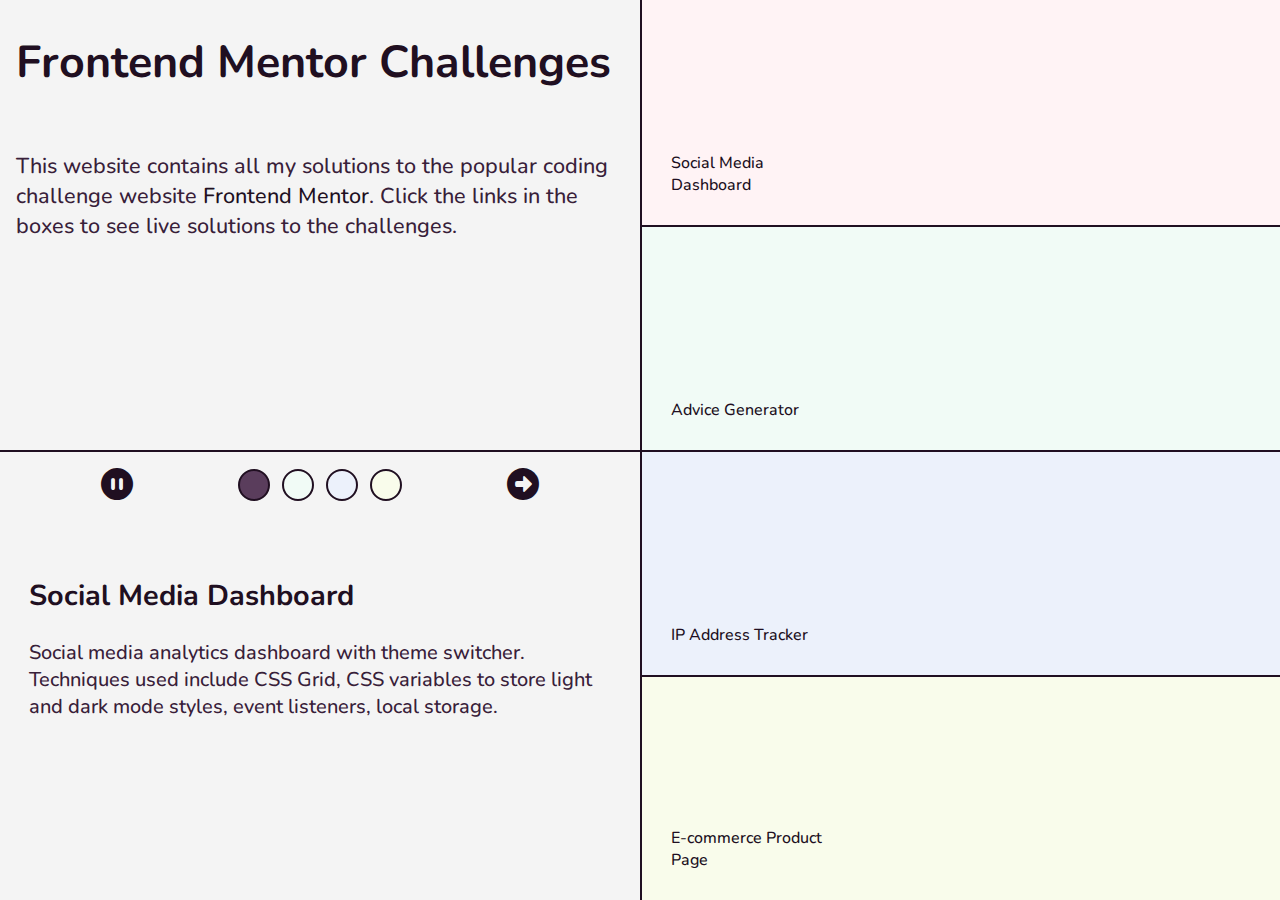
<file: index.html>
<!DOCTYPE html>
<html lang="en">
<head>
  <meta charset="UTF-8">
  <meta http-equiv="X-UA-Compatible" content="IE=edge">
  <meta name="viewport" content="width=device-width, initial-scale=1.0">
  <link rel="icon" type="image/x-icon" href="images/favicon-32x32.png">
  <link rel="stylesheet" href="style.css">
  <link rel="stylesheet" href="https://cdnjs.cloudflare.com/ajax/libs/font-awesome/6.1.1/css/all.min.css"/>
  <title>Frontend Mentor Challenges</title>
</head>
<body>
  <div class="container">

    <main class="dash">
      <section class="intro">
        <article>
          <h1>Frontend Mentor Challenges</h1>
          <p>
            This website contains all my solutions to the popular coding challenge website <a href="https://www.frontendmentor.io/profile/edwadewards" target="_blank" title="my frontend mentor profile">Frontend Mentor</a>. Click the links in the boxes to see live solutions to the challenges.
          </p>
        </article>
      </section>
      <section class="slide-body">
        <div class="pagination">
          <span class="play-pause slide-btn">
            <i class="fa-solid fa-circle-pause"></i>
          </span>
          <div class="pagination-markers">
            <div class="marker util-social-bg"></div>
            <div class="marker util-advice-bg"></div>
            <div class="marker util-ip-bg"></div>
            <div class="marker util-ecomm-bg"></div>
          </div>
          <span class="next-slide slide-btn">
            <i class="fa-solid fa-circle-right"></i>
          </span>
        </div>
        <div class="slide-container">
          <div class="slide slide-challenge">
            <h2>Social Media Dashboard</h2>
            <p>
              Social media analytics dashboard with theme switcher. Techniques used include CSS Grid, CSS variables to store light and dark mode styles, event listeners, local storage.
            </p>
          </div>
          <div class="slide slide-challenge">
            <h2>Advice Generator</h2>
            <p>
              Advice generator API app. Click the dice to generate a new piece of advice. Techniques used include AJAX and DOM manipulation.
            </p>
          </div>
          <div class="slide slide-challenge">
            <h2>IP Address Tracker</h2>
            <p>
              IP address tracker combining Geolocation API and map generator API - LeafletJS. Techniques used include fetch, event listeners, DOM manipulation.
            </p>
          </div>
          <div class="slide slide-challenge">
            <h2>E-commerce Product Page</h2>
            <p>
              Lorem ipsum dolor sit amet, consectetur adipiscing elit. Mauris vulputate enim eget elit efficitur faucibus. Cras vel turpis quis dolor posuere sodales id eu leo. Ut.
            </p>
          </div>
        </div>
      </section>
    </main>
  
    <section class="challenge-container">
      <div class="challenge util-social-bg">
        <a href="social-media_dashboard/dashboard.html" target="_blank">Social Media Dashboard</a>
        <div class="zoom social-media-dash" onmousemove="zoom(event)">
        </div>
      </div>
      <div class="challenge util-advice-bg">
        <a href="advice-generator/advice-generator.html" target="_blank">Advice Generator</a>
        <div class="zoom advice-generator" onmousemove="zoom(event)">
        </div>
      </div>
      <div class="challenge util-ip-bg">
        <a href="ip-tracker/ip-tracker.html" target="_blank">IP Address Tracker</a>
        <div class="zoom ip-tracker" onmousemove="zoom(event)">
        </div>
      </div>
      <div class="challenge util-ecomm-bg">
        <a href="e-commerce/e-commerce.html" target="_blank">E-commerce Product Page</a>
        <div class="zoom e-commerce" onmousemove="zoom(event)">
        </div>
      </div>
    </section>

  </div>
  
  <script src="main.js"></script>
</body>
</html>
</file>
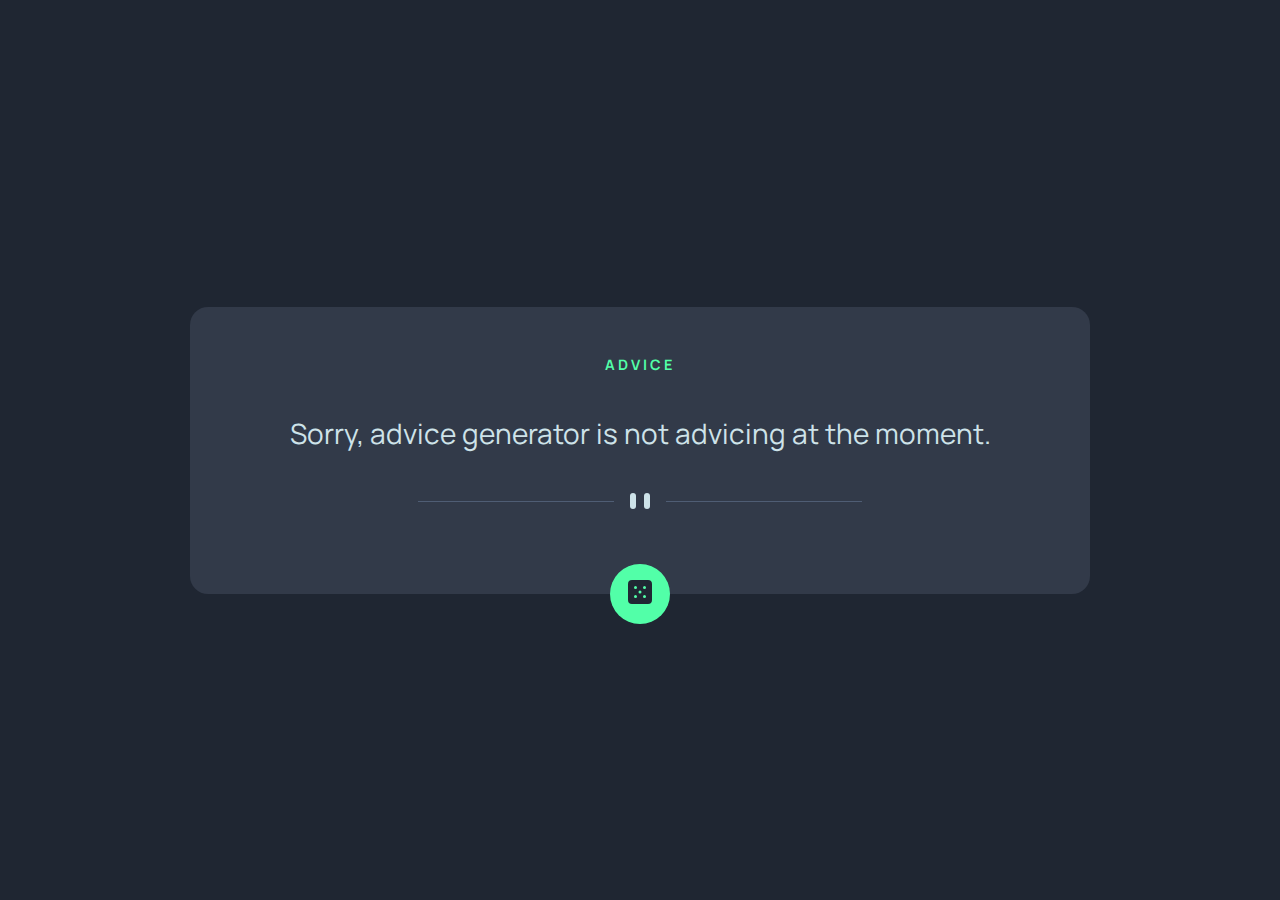
<file: advice-generator/advice-generator.html>
<!DOCTYPE html>
<html lang="en">
<head>
  <meta charset="UTF-8">
  <meta http-equiv="X-UA-Compatible" content="IE=edge">
  <meta name="viewport" content="width=device-width, initial-scale=1.0">
  <link rel="shortcut icon" href="../images/frontend-mentor.webp" type="image/x-icon">
  <link rel="stylesheet" href="advice-generator.css">
  <title>Challenge | Advice Generator App</title>
</head>
<body>
  <main class="card">
    <h1>Advice <span class="counter"></span></h1>
    <p class="advice">
       
    </p>
    <picture>
      <source media="(max-width: 545px)" srcset="images/pattern-divider-mobile.svg">
      <img src="images/pattern-divider-desktop.svg" alt="horizontal line">
    </picture>
    <button class="btn">
      <img src="images/icon-dice.svg" alt="dice">
    </button>
  </main>

  <script src="advice-generator.js"></script>
</body>
</html>
</file>
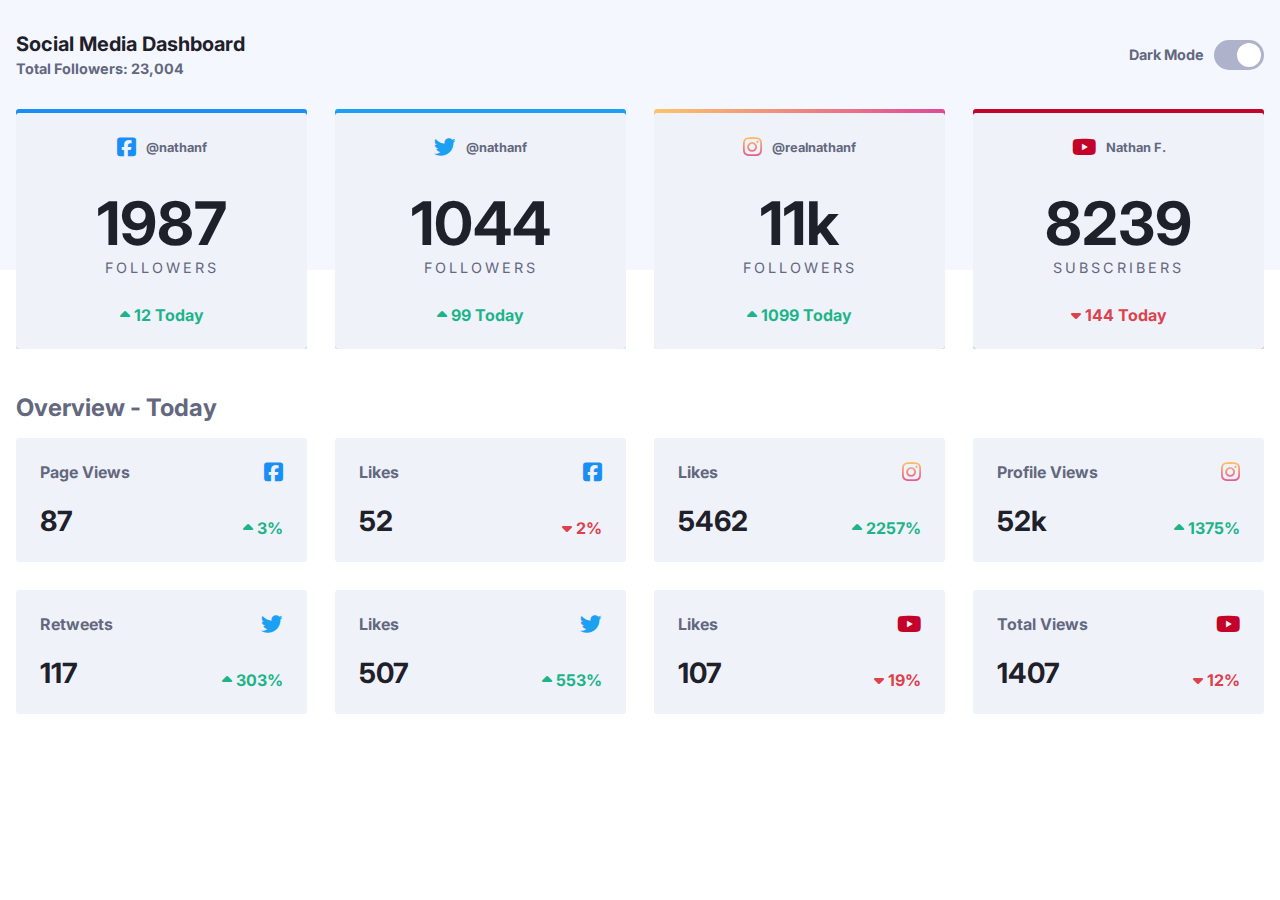
<file: social-media_dashboard/dashboard.html>
<!DOCTYPE html>
<html lang="en">
<head>
  <meta charset="UTF-8">
  <meta http-equiv="X-UA-Compatible" content="IE=edge">
  <meta name="viewport" content="width=device-width, initial-scale=1.0">
  <!-- Favicon -->
  <link rel="icon" type="image/x-icon" href="images/frontend-mentor.webp">
  <!-- Fonts -->
  <link href="https://fonts.googleapis.com/css2?family=Inter:wght@400;700&display=swap" rel="stylesheet">
  <!-- Icons -->
  <link rel="stylesheet" href="https://cdnjs.cloudflare.com/ajax/libs/font-awesome/6.1.1/css/all.min.css" />
  <!-- CSS -->
  <link rel="stylesheet" href="dashboard.css">
  <title>Challenge | Social Media Dashboard</title>
</head>
<body>
  <div class="container">
    <header>
      <div class="intro">
        <h1>Social Media Dashboard</h1>
        <p>Total Followers: 23,004</p>
      </div>
      <div class="toggle-box">
        <span>Dark Mode</span>
        <div class="toggler">
          <input type="checkbox" name="toggler" id="checkbox" class="checkbox">
          <div class="toggle"></div>
        </div>  
      </div>
    </header>
    <section class="totals">
      <div class="facebook border-top">
        <div class="totals-box">
          <span class="username">
            <i class="fa-brands fa-facebook-square"></i> 
            @nathanf
          </span>
          <h3>1987</h3>
          <p>Followers</p>
          <span class="analytics-up">
            <i class="fa-solid fa-caret-up"></i> 12 Today
          </span>
        </div>
      </div>

      <div class="twitter border-top">
        <div class="totals-box">
          <span class="username">
            <i class="fa-brands fa-twitter"></i> 
            @nathanf
          </span>
          <h3>1044</h3>
          <p>Followers</p>
          <span class="analytics-up">
            <i class="fa-solid fa-caret-up"></i> 99 Today
          </span>
        </div>
      </div>

      <div class="instagram border-top">
        <div class="totals-box">
          <span class="username">
            <i class="fa-brands fa-instagram"></i> 
            @realnathanf
          </span>
          <h3>11k</h3>
          <p>Followers</p>
          <span class="analytics-up">
            <i class="fa-solid fa-caret-up"></i> 1099 Today
          </span>
        </div>
      </div>

      <div class="youtube border-top">
        <div class="totals-box">
          <span class="username">
            <i class="fa-brands fa-youtube"></i> 
            Nathan F.
          </span>
          <h3>8239</h3>
          <p>Subscribers</p>
          <span class="analytics-down">
            <i class="fa-solid fa-caret-down"></i> 144 Today
          </span>
        </div>
      </div>
    </section>

    <section class="overview">
      <h2>Overview - Today</h2>
      <div class="overview-container">
        <div class="overview-box">
          <span>Page Views</span>
          <span>
            <i class="fa-brands fa-facebook-square"></i>
          </span>
          <span class="view-number">87</span>
          <span class="analytics-up">
            <i class="fa-solid fa-caret-up"></i> 
            3%
          </span>
        </div>
        <div class="overview-box">
          <span>Likes</span>
          <span>
            <i class="fa-brands fa-facebook-square"></i>
          </span>
          <span class="view-number">52</span>
          <span class="analytics-down">
            <i class="fa-solid fa-caret-down"></i> 
            2%
          </span>
        </div>
        <div class="overview-box">
          <span>Likes</span>
          <span>
            <i class="fa-brands fa-instagram"></i>
          </span>
          <span class="view-number">5462</span>
          <span class="analytics-up">
            <i class="fa-solid fa-caret-up"></i> 
            2257%
          </span>
        </div>
        <div class="overview-box">
          <span>Profile Views</span>
          <span>
            <i class="fa-brands fa-instagram"></i>
          </span>
          <span class="view-number">52k</span>
          <span class="analytics-up">
            <i class="fa-solid fa-caret-up"></i> 
            1375%
          </span>
        </div>
        <div class="overview-box">
          <span>Retweets</span>
          <span>
            <i class="fa-brands fa-twitter"></i>
          </span>
          <span class="view-number">117</span>
          <span class="analytics-up">
            <i class="fa-solid fa-caret-up"></i> 
            303%
          </span>
        </div>
        <div class="overview-box">
          <span>Likes</span>
          <span>
            <i class="fa-brands fa-twitter"></i>
          </span>
          <span class="view-number">507</span>
          <span class="analytics-up">
            <i class="fa-solid fa-caret-up"></i> 
            553%
          </span>
        </div>
        <div class="overview-box">
          <span>Likes</span>
          <span>
            <i class="fa-brands fa-youtube"></i>
          </span>
          <span class="view-number">107</span>
          <span class="analytics-down">
            <i class="fa-solid fa-caret-down"></i> 
            19%
          </span>
        </div>
        <div class="overview-box">
          <span>Total Views</span>
          <span>
            <i class="fa-brands fa-youtube"></i>
          </span>
          <span class="view-number">1407</span>
          <span class="analytics-down">
            <i class="fa-solid fa-caret-down"></i> 
            12%
          </span>
        </div>
      </div>
    </section>
  </div>
  
  <script src="dashboard.js"></script>
</body>
</html>
</file>
<file: style.css>
@import url('https://fonts.googleapis.com/css2?family=Nunito:wght@300;400;500&display=swap');

:root {
  --header-color: #200F21;
  --text-color: #382039;
  --accent-color: #5A3D5C;
  --border: 2px solid #200F21;
}

* {
  margin: 0;
  padding: 0;
  box-sizing: border-box;
}

html {
  font-family: 'Nunito', sans-serif;
  font-weight: 500;
}

body {
  background-color: #F6F6EB;
}

.container {
  overflow-x: hidden;
}

a {
  text-decoration: none;
}

a:focus, a:hover {
  color: var(--accent-color);
  text-decoration: line-through;
}

h1, h2, a, i {
  color: var(--header-color);
}

h1 {
  font-size: clamp(1.2rem, 1.2rem + 2vw, 3.45rem);
}

h2 {
  font-size: clamp(1rem, 1rem + 1vw, 2rem);
}

p {
  color: var(--text-color);
}

.util-social-bg {background-color: #fff3f5;}
.util-advice-bg {background-color: #f1fbf6;}
.util-ip-bg {background-color: #ecf1fb;}
.util-ecomm-bg {background-color: #f9fceb;}

.dash {
  height: 100vh;
  height: calc(var(--vh, 1vh) * 100);
  display: grid;
  grid-template-rows: repeat(2, 1fr);
  background-color: #f4f4f4;
}

.intro {
  display: flex;
  align-items: flex-start;
  padding: 2rem 1rem 1rem 1rem;
}

.intro > article > p {
  font-size: clamp(.9rem, .9rem + 1vw, 1.35rem);
  margin-top: clamp(1rem, 2rem + 2vw, 5rem);
}

.slide-body {
  border-top: var(--border);
  display: flex;
  flex-direction: column;
  align-items: center;
  justify-content: flex-start;
  gap: clamp(1rem, 1rem + 1vw, 2rem);
}

.pagination {
  display: flex;
  align-items: center;
  justify-content: space-around;
  padding: 1rem;
  width: min(90%, 700px);
}

.pagination i {
  font-size: 2rem;
}

.slide-btn {
  cursor: pointer;
}

.slide-btn:hover {
  transform: scale(1.02);
}

.slide.active {
  transform: translateX(0);
}

.pagination-markers {
  display: flex;
  gap: .75rem;
}

.pagination .marker {
  height: 2rem;
  width: 2rem;
  border-radius: 50%;
  border: var(--border);
  transition: background 300ms linear;
}

.slide-body p {
  margin: 1.55rem 0 .85rem 0;
}

.slide-container {
  position: relative;
  width: 100%;
}

.slide-challenge {
  position: absolute;
  top: 0;
  left: 0;
  padding: clamp(1rem, 1rem + 1vw, 2rem);
}

.slide-challenge > p {
  font-size: clamp(.8rem, .8rem + 1vw, 1.25rem);
}

.slide {
  transition: transform 400ms ease-in-out, opacity 300ms 200ms ease;
}

.challenge-container {
  height: 100vh;
  height: calc(var(--vh, 1vh) * 100);
  display: grid;
  grid-template-rows: repeat(4, 1fr);
  z-index: 3;
}

.challenge {
  width: 100%;
  display: flex;
  align-items: flex-end;
  justify-content: space-between;
}

.challenge > a {
  padding: clamp(1rem, 1rem + 1vw, 3rem);
}

.zoom {
  width: 65%;
  height: 100%;
  min-height: 170px;
  position: relative;
  z-index: 5;
  overflow: hidden;
  cursor: grab;
  opacity: 0;
  transition: opacity 300ms ease;
}

.zoom:hover {
  opacity: 1;
}

.social-media-dash { 
  background: url(images/social-media_dashboard.png); 
}
.advice-generator { 
  background: url(images/advice-generator.jpg); 
}
.ip-tracker { 
  background: url(images/ip-tracker.jpg); 
}
.e-commerce { 
  background: url(images/e-commerce.jpg); 
}

.challenge {
  border-top: var(--border);
}

@media (min-width: 920px) {
  .container {
    display: flex;
  }
  .dash, .challenge-container {
    width: 50%;
  }
  .challenge-container {
    border-left: var(--border);
  }
  .challenge:nth-of-type(1) {
    border-top: 0;
  }
}
</file>
<file: advice-generator/advice-generator.css>
@import url('https://fonts.googleapis.com/css2?family=Manrope:wght@800&display=swap');

:root {
  --lt-cyan: hsl(193, 38%, 86%);
  --neon-green: hsl(150, 100%, 66%);
  --gray-blue: hsl(217, 19%, 24%);
  --dark-gray-blue: hsl(217, 19%, 24%);
  --dark-blue: hsl(218, 23%, 16%);
}

* {
  margin: 0;
  padding: 0;
  box-sizing: border-box;
}

html {
  font-family: 'Manrope', sans-serif;
}

body {
  background-color: var(--dark-blue);
  display: grid;
  place-items: center;
  width: 100%;
  height: 100vh;
  height: calc(var(--vh, 1vh) * 100);
}

.card {
  background-color: var(--gray-blue);
  display: flex;
  flex-direction: column;
  align-items: center;
  justify-content: center;
  gap: 2.5rem;
  padding-block: 3rem 5rem;
  padding-inline: clamp(1rem, 1rem + 1vw, 3rem);
  margin: 0 1rem;
  width: min(900px, 100% - 1rem);
  border-radius: 18px;
  position: relative;
}

.card > h1 {
  color: var(--neon-green);
  font-size: .9rem;
  text-transform: uppercase;
  letter-spacing: 3px;
}

.advice {
  color: var(--lt-cyan);
  font-size: 28px;
  text-align: center;
}

.btn {
  background-color: var(--neon-green);
  border: none;
  height: 60px;
  width: 60px;
  border-radius: 50%;
  cursor: pointer;
  position: absolute;
  bottom: -30px;
}

.btn:hover {
  box-shadow: 1px 1px 14px 1px var(--neon-green);
}
</file>
<file: social-media_dashboard/dashboard.css>
:root {
  --lime-green: hsl(163, 72%, 41%); 
  --bright-red: hsl(356, 69%, 56%);

  --facebook: hsl(208, 92%, 53%);
  --twitter: hsl(203, 89%, 53%);
  --instagram-1: hsl(37, 97%, 70%);
  --instagram-2: hsl(329, 70%, 58%);
  --youtube: hsl(348, 97%, 39%);

  /* Light Theme Colors */
  --bg-clr: hsl(0, 0%, 100%);
  --top-bg-pattern: hsl(225, 100%, 98%);
  --card-bg: hsl(227, 47%, 96%);
  --desaturated-clr: hsl(228, 12%, 44%);
  --text-clr: hsl(230, 17%, 14%);
}

.darkmode {
  --bg-clr: hsl(230, 17%, 14%);
  --top-bg-pattern: hsl(232, 19%, 15%);
  --card-bg: hsl(228, 28%, 20%);
  --desaturated-clr: hsl(228, 34%, 66%);
  --text-clr: hsl(0, 0%, 100%);
}

*, *::before, *::after {
  padding: 0;
  margin: 0;
  box-sizing: border-box;
}

body {
  position: relative;
  background-color: var(--bg-clr);
}

body::after {
  content: '';
  position: absolute;
  top: 0;
  left: 0;
  width: 100%;
  height: 30vh;
  background-color: var(--top-bg-pattern);
  z-index: -1;
}

html {
  font-family: 'Inter', sans-serif;
  font-weight: 700;
  /* 400, 700 */
}

.container {
  max-width: 1290px;
  margin: 0 auto;
  padding: 0 1em;
}

i.fa-facebook-square {
  color: var(--facebook);
  font-size: 1.35rem;
}

i.fa-twitter {
  color: var(--twitter);
  font-size: 1.35rem;
}

i.fa-instagram {
	background: -webkit-gradient(linear, left top, left bottom, from(var(--instagram-1)), to(var(--instagram-2)));
	-webkit-background-clip: text;
	-webkit-text-fill-color: transparent;
  background-clip: text;
  font-size: 1.35rem;
}

i.fa-youtube {
  color: var(--youtube);
  font-size: 1.35rem;
}

header {
  display: flex;
  align-items: center;
  justify-content: space-between;
  padding: 2rem 0;
}

.intro > h1 {
  margin-bottom: .25rem;
  font-size: 1.25rem;
  color: var(--text-clr);
}

.intro > p,
.toggle-box > span {
  color: var(--desaturated-clr);
  font-size: .9rem;
}

.toggle-box {
  display: flex;
  align-items: center;
  justify-content: center;
  gap: 10px;
}

.toggler {
  height: 30px;
  width: 50px;
  border-radius: 20px;
  background: hsl(230, 22%, 74%);
  position: relative;
}

.darkmode .toggler {
  background: linear-gradient(to right, hsl(210, 78%, 56%), hsl(146, 68%, 55%));
}

.checkbox {
  position: absolute;
  inset: 0;
  height: 30px;
  width: 50px;
  opacity: 0;
  z-index: 10;
  cursor: pointer;
}

.toggler .toggle {
  content: '';
  position: absolute;
  top: 3px;
  bottom: 3px;
  right: 3px;
  height: 24px;
  width: 48%;
  background-color: var(--bg-clr);
  border-radius: 50%;
  transition: transform 450ms 100ms ease;
}

input[type="checkbox"]:checked + .toggle {
  transform: translateX(-20px);
}

.totals, .overview-container {
  display: grid;
  grid-template-columns: repeat(auto-fit, minmax(min(260px, 100%), 1fr));
  gap: 1.75rem;
}

.facebook { background: var(--facebook); }
.twitter { background: var(--twitter); }
.instagram { background: linear-gradient(to right, var(--instagram-1), var(--instagram-2)); }
.youtube { background: var(--youtube); }

.border-top {
  border-radius: 3px;
}

.totals-box {
  background-color: var(--card-bg);
  display: flex;
  flex-direction: column;
  align-items: center;
  justify-content: center;
  padding: 1.5rem 3rem;
  border-radius: 3px;
  margin-top: 4px;
}

.username {
  color: var(--desaturated-clr);
  font-size: .8rem;
  display: flex;
  align-items: center;
  justify-content: center;
}

.totals-box .username > i {
  margin-right: 10px;
}

.totals-box > h3 {
  font-size: 3.75rem;
  margin-top: 1.8rem;
  color: var(--text-clr);
}

.totals-box > p {
  text-transform: uppercase;
  letter-spacing: 3px;
  font-size: .9rem;
  font-weight: 400;
  color: var(--desaturated-clr);
  margin-bottom: 1.8rem;
}

.analytics-up {
  color: var(--lime-green);
}

.analytics-down {
  color: var(--bright-red);
}

.overview {
  margin-top: 2em;
  padding-bottom: 2rem;
}

.overview h2 {
  color: var(--desaturated-clr);
  margin: 2.75rem 0 1rem 0;
}

.overview-box {
  display: grid;
  grid-template-columns: repeat(2, 1fr);
  gap: 1.25rem 0;
  background-color: var(--card-bg);
  border-radius: 3px;
  padding: 1.5rem;
}

.overview-box > span:nth-of-type(1) {
  color: var(--desaturated-clr);
}

.overview-box > span:nth-of-type(2),
.overview-box > span:nth-of-type(4) {
  margin-left: auto;
}

.overview-box > span:nth-of-type(4) {
  margin-top: auto;
}

.view-number {
  font-size: 1.75rem;
  color: var(--text-clr);
}

.overview-box:hover, .totals-box:hover {
  background-color: var(--bg-clr);
}

@media (max-width: 500px) {
  header {
    display: flex;
    flex-direction: column;
    align-items: flex-start;
    justify-content: flex-start;
    /* gap: 2rem; */
  }
  .intro {
    border-bottom: 2px solid var(--desaturated-clr);
    width: 100%;
    padding-bottom: 1rem;
  }
  .toggle-box {
    display: flex;
    justify-content: space-between;
    padding-top: 1rem;
    width: 100%;
  }
}
</file>
